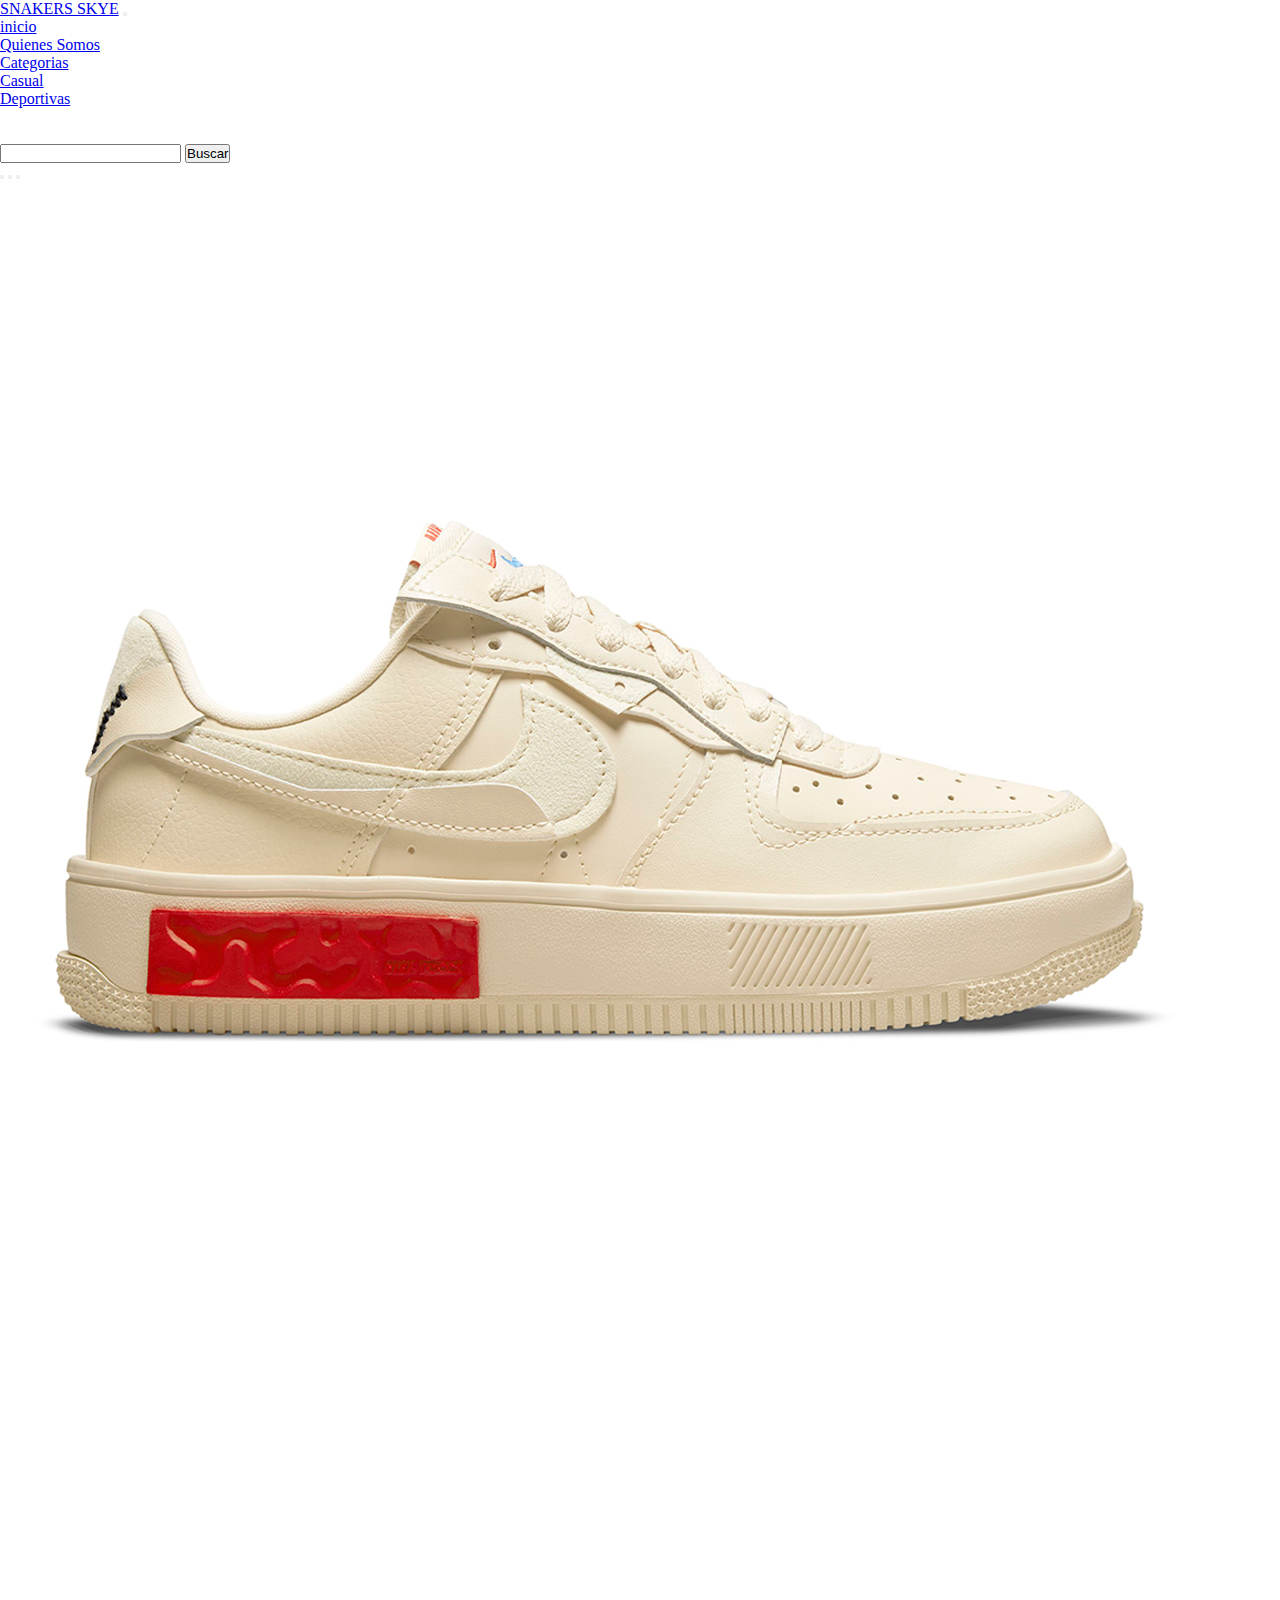
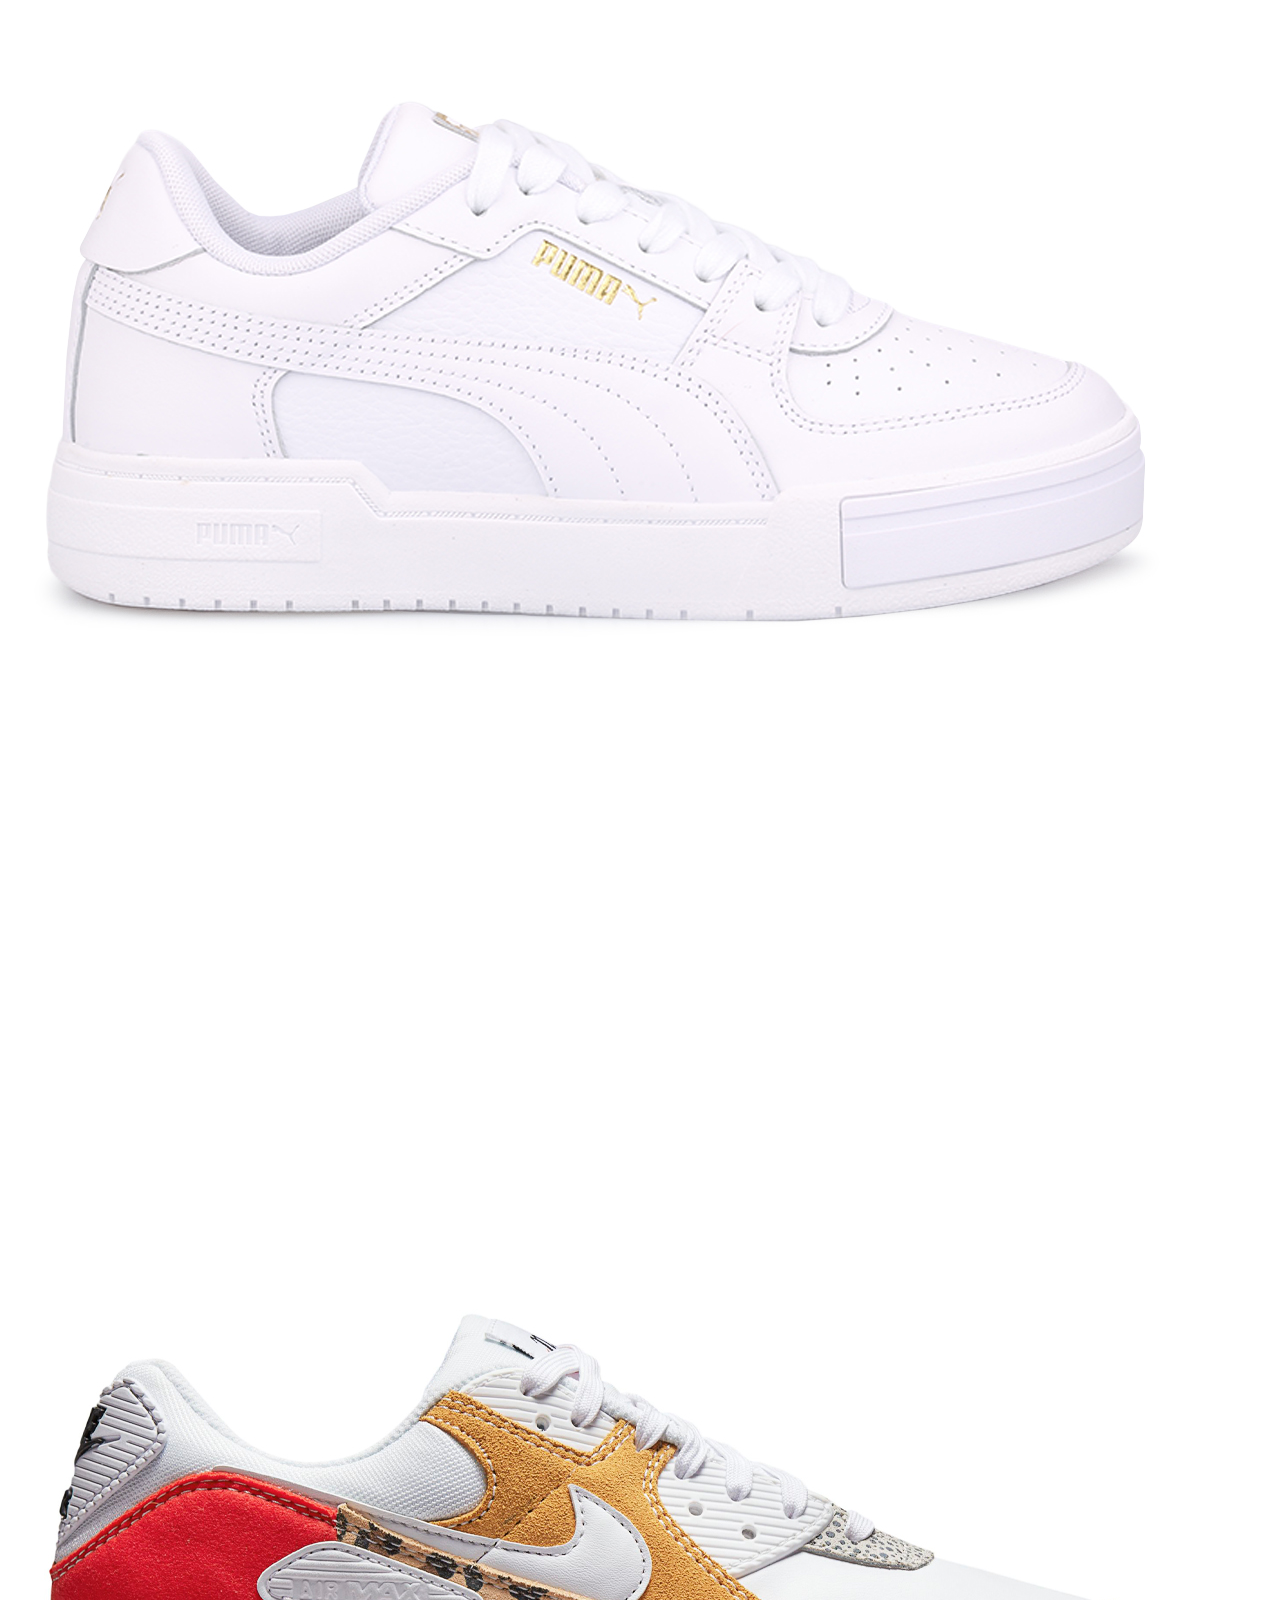
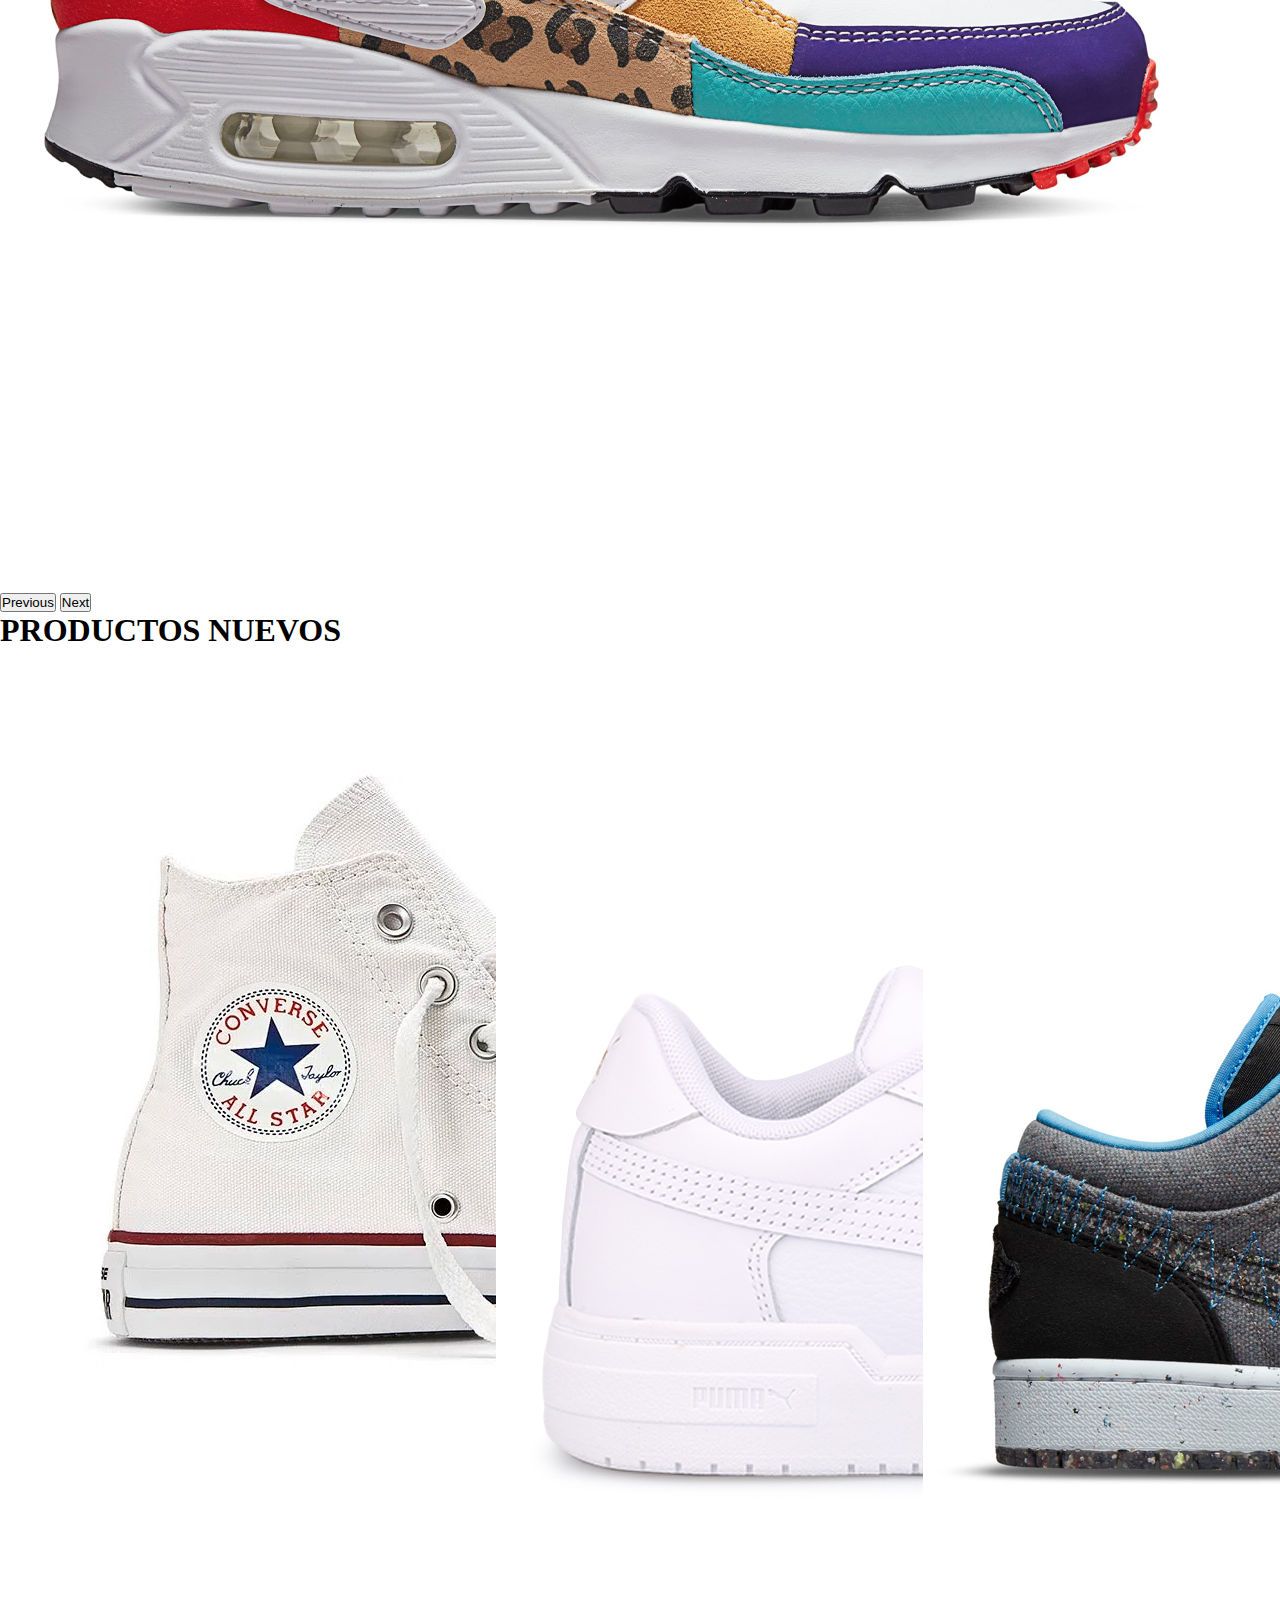
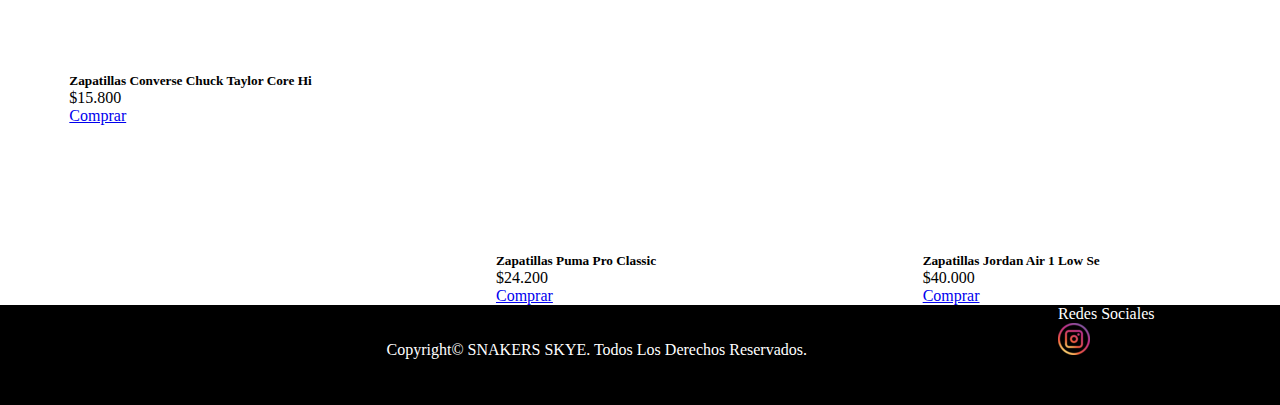
<file: index.html>
<!doctype html>
<html lang="en">

<head>
    <meta charset="utf-8">
    <meta name="viewport" content="width=device-width, initial-scale=1">
    <title>Bootstrap demo</title>
    <!-- ESTILO BOOTSTRAP -->
    <link href="https://cdn.jsdelivr.net/npm/bootstrap@5.2.0/dist/css/bootstrap.min.css" rel="stylesheet"
        integrity="sha384-gH2yIJqKdNHPEq0n4Mqa/HGKIhSkIHeL5AyhkYV8i59U5AR6csBvApHHNl/vI1Bx" crossorigin="anonymous">
    <!-- ESTILO NUESTRO -->
    <link rel="stylesheet" href="./css/style.css">
</head>
<!-- NAV BAR INCIO -->
<body>
    

<nav class="navbar navbar-expand-lg bg-light">
    <div class="container-fluid">
        <a class="navbar-brand fw-bold " href="./index.html">SNAKERS SKYE</a>
        <button class="navbar-toggler" type="button" data-bs-toggle="collapse" data-bs-target="#navbarSupportedContent"
            aria-controls="navbarSupportedContent" aria-expanded="false" aria-label="Toggle navigation">
            <span class="navbar-toggler-icon"></span>
        </button>
        <div class="collapse navbar-collapse" id="navbarSupportedContent">
            <ul class="navbar-nav me-auto mb-2 mb-lg-0">
                <li class="nav-item">
                    <a class="nav-link active" aria-current="page" href="./index.html">inicio</a>
                </li>
                <li class="nav-item">
                    <a class="nav-link" href="./pages/informacion.html">Quienes Somos</a>
                </li>
                <li class="nav-item dropdown">
                    <a class="nav-link dropdown-toggle" href="#" role="button" data-bs-toggle="dropdown"
                        aria-expanded="false">
                        Categorias
                    </a>
                    <ul class="dropdown-menu">
                        <li><a class="dropdown-item" href="./pages/casual.html">Casual</a></li>
                        <li><a class="dropdown-item" href="./pages/deportivas.html">Deportivas</a></li>
                        <li>
                    </ul>
                </li>
                <li class="nav-item">
                    <a class="nav-link disabled"></a>
                </li>
            </ul>
            <form class="d-flex" role="search">
                <input class="form-control me-2" type="search" placeholder="" aria-label="Search">
                <button class="btn btn-outline-success" type="submit">Buscar</button>
            </form>
        </div>
    </div>
</nav>
<!-- NAV BAR FINAL -->
<!-- CAROUSEL INICIO -->
<div id="carouselExampleIndicators" class="carousel slide" data-bs-ride="true">
    <div class="carousel-indicators">
      <button type="button" data-bs-target="#carouselExampleIndicators" data-bs-slide-to="0" class="active" aria-current="true" aria-label="Slide 1"></button>
      <button type="button" data-bs-target="#carouselExampleIndicators" data-bs-slide-to="1" aria-label="Slide 2"></button>
      <button type="button" data-bs-target="#carouselExampleIndicators" data-bs-slide-to="2" aria-label="Slide 3"></button>
    </div>
    <div class="carousel-inner img-fluid">
      <div class="carousel-item active">
        <img src="./img/zapatillas 1.jpg" class="d-block w-75 p-3" alt="Zapatilla 1">
      </div>
      <div class="carousel-item">
        <img src="./img/zapatilla2.jpg" class="d-block w-75 p-3" alt="zapatilla 2">
      </div>
      <div class="carousel-item">
        <img src="./img/zapatilla3.jpg" class="d-block w-75 p-3" alt="Zapatilla 3">
      </div>
    </div>
    <button class="carousel-control-prev" type="button" data-bs-target="#carouselExampleIndicators" data-bs-slide="prev">
      <span class="carousel-control-prev-icon" aria-hidden="true"></span>
      <span class="visually-hidden">Previous</span>
    </button>
    <button class="carousel-control-next" type="button" data-bs-target="#carouselExampleIndicators" data-bs-slide="next">
      <span class="carousel-control-next-icon" aria-hidden="true"></span>
      <span class="visually-hidden">Next</span>
    </button>
  </div>
  <!-- CAROUSEL FINAL -->
  <h1 class="text-center fw-bold ">PRODUCTOS NUEVOS</h1>
<!-- PRODUCTOS -->
<div class="flexbox ">
  <div class="card" style="width: 18rem;">
    <img src="./img/zapatillas5.jpg" class="card-img-top" alt="Zapatillas Converse">
    <div class="card-body">
      <h5 class="card-title">Zapatillas Converse Chuck Taylor Core Hi</h5>
      <p class="card-text h4">$15.800</p>
      <a href="#" class="btn btn-primary">Comprar</a>
    </div>
  </div>
  <div class="card" style="width: 18rem;">
    <img src="./img/zapatilla2.jpg" class="card-img-top" alt="zapatillas Puma">
    <div class="card-body">
      <h5 class="card-title">Zapatillas Puma Pro Classic</h5>
      <p class="card-text h4">$24.200</p>
      <a href="#" class="btn btn-primary">Comprar</a>
    </div>
  </div>
  <div class="card" style="width: 18rem;">
    <img src="./img/zapatillas4.jpg" class="card-img-top" alt="Zapatilla Jordan">
    <div class="card-body">
      <h5 class="card-title">Zapatillas Jordan Air 1 Low Se</h5>
      <p class="card-text h4">$40.000</p>
      <a href="#" class="btn btn-primary">Comprar</a>
    </div>
  </div>
</div>

<!-- FOOTER -->
<footer class="fondonegro">
  <div class="texto-centrado ">
      <br><br><br>
      <p>Copyright© SNAKERS SKYE. Todos Los Derechos Reservados.</p>

      <div>
          <p>Redes Sociales</p>
          <a href="https://www.instagram.com/hotdreams_byguada/" class="href">
              <img src="./img/instagram.png" alt="Instragram">
          </a>
      </div>
</footer>
    
    <script src="https://cdn.jsdelivr.net/npm/bootstrap@5.2.0/dist/js/bootstrap.bundle.min.js" integrity="sha384-A3rJD856KowSb7dwlZdYEkO39Gagi7vIsF0jrRAoQmDKKtQBHUuLZ9AsSv4jD4Xa" crossorigin="anonymous"></script>
</body>

</html>
</file>
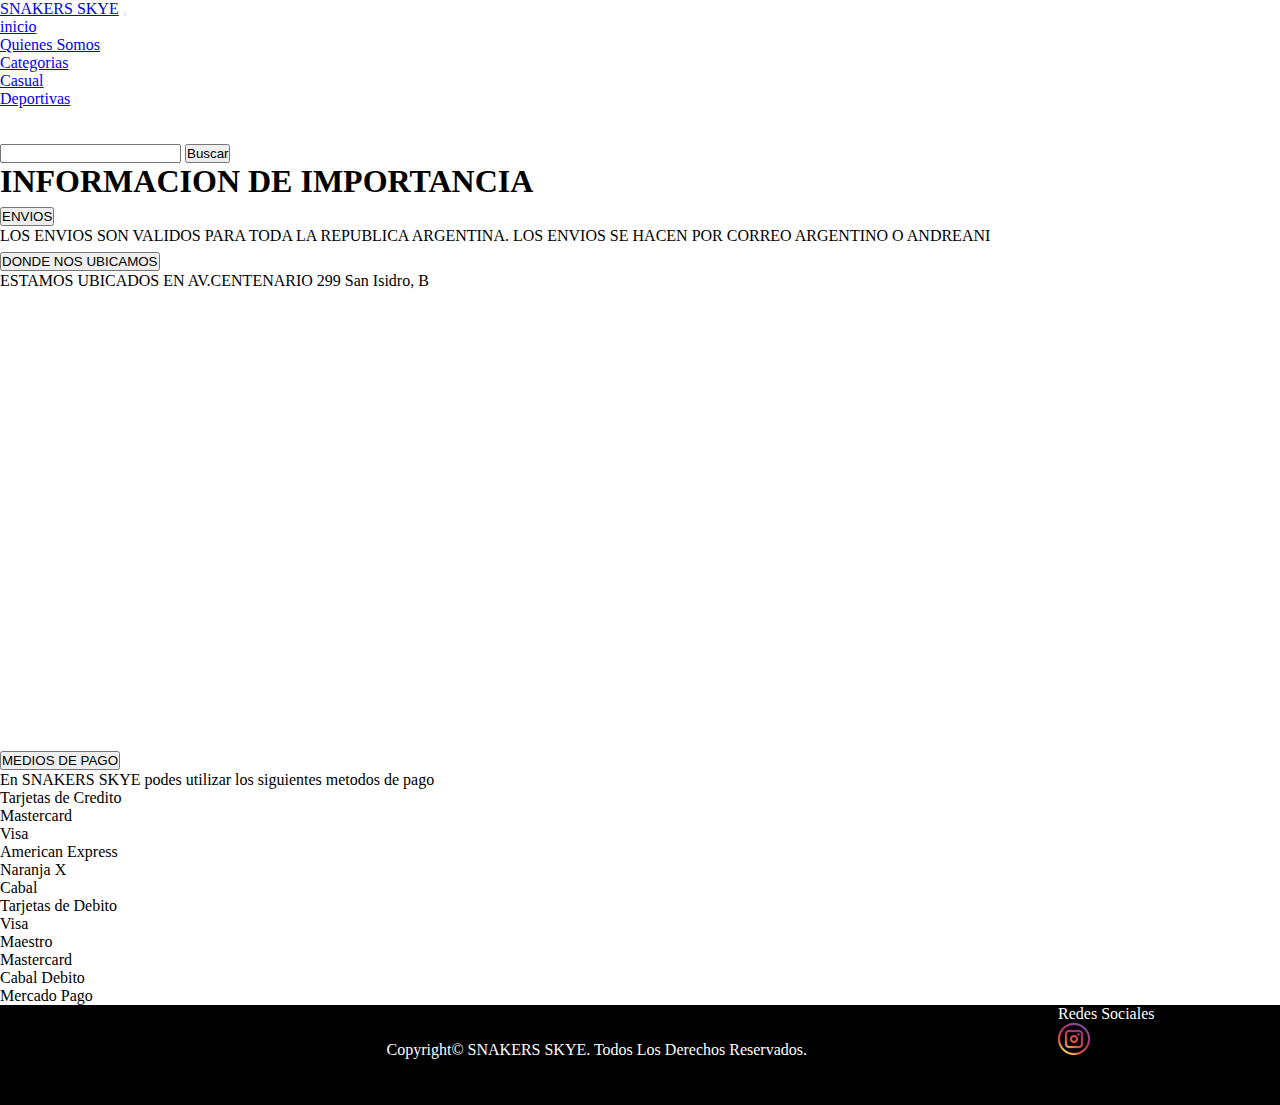
<file: pages/informacion.html>
<!DOCTYPE html>
<html lang="en">

<head>
    <meta charset="UTF-8">
    <meta http-equiv="X-UA-Compatible" content="IE=edge">
    <meta name="viewport" content="width=device-width, initial-scale=1.0">
    <title>Quienes Somos</title>
    <!-- ESTILO BOOTSTRAP -->
    <link href="https://cdn.jsdelivr.net/npm/bootstrap@5.2.0/dist/css/bootstrap.min.css" rel="stylesheet"
        integrity="sha384-gH2yIJqKdNHPEq0n4Mqa/HGKIhSkIHeL5AyhkYV8i59U5AR6csBvApHHNl/vI1Bx" crossorigin="anonymous">
    <!-- ESTILO NUESTRO -->
    <link rel="stylesheet" href="../css/style.css">
</head>

<body>
    <!-- NAV BAR INICIO -->
    <nav class="navbar navbar-expand-lg bg-light">
        <div class="container-fluid">
            <a class="navbar-brand fw-bold " href="../index.html">SNAKERS SKYE</a>
            <button class="navbar-toggler" type="button" data-bs-toggle="collapse"
                data-bs-target="#navbarSupportedContent" aria-controls="navbarSupportedContent" aria-expanded="false"
                aria-label="Toggle navigation">
                <span class="navbar-toggler-icon"></span>
            </button>
            <div class="collapse navbar-collapse" id="navbarSupportedContent">
                <ul class="navbar-nav me-auto mb-2 mb-lg-0">
                    <li class="nav-item">
                        <a class="nav-link active" aria-current="page" href="../index.html">inicio</a>
                    </li>
                    <li class="nav-item">
                        <a class="nav-link" href="./informacion.html">Quienes Somos</a>
                    </li>
                    <li class="nav-item dropdown">
                        <a class="nav-link dropdown-toggle" href="#" role="button" data-bs-toggle="dropdown"
                            aria-expanded="false">
                            Categorias
                        </a>
                        <ul class="dropdown-menu">
                            <li><a class="dropdown-item" href="./casual.html">Casual</a></li>
                            <li><a class="dropdown-item" href="./deportivas.html">Deportivas</a></li>
                            <li>
                        </ul>
                    </li>
                    <li class="nav-item">
                        <a class="nav-link disabled"></a>
                    </li>
                </ul>
                <form class="d-flex" role="search">
                    <input class="form-control me-2" type="search" placeholder="" aria-label="Search">
                    <button class="btn btn-outline-success" type="submit">Buscar</button>
                </form>
            </div>
        </div>
    </nav>
    <!-- NAV BAR FINAL -->
    <h1 class="text-center">INFORMACION DE IMPORTANCIA</h1>
    <!-- ACORDEON INICIO -->
    <div class="accordion" id="accordionExample">
        <div class="accordion-item">
            <h2 class="accordion-header" id="headingOne">
                <button class="accordion-button" type="button" data-bs-toggle="collapse" data-bs-target="#collapseOne"
                    aria-expanded="true" aria-controls="collapseOne">
                    ENVIOS
                </button>
            </h2>
            <div id="collapseOne" class="accordion-collapse collapse show" aria-labelledby="headingOne"
                data-bs-parent="#accordionExample">
                <div class="accordion-body">
                    <p>LOS ENVIOS SON VALIDOS PARA TODA LA REPUBLICA ARGENTINA. LOS ENVIOS SE HACEN POR CORREO ARGENTINO
                        O ANDREANI</p>
                </div>
            </div>
        </div>
        <div class="accordion-item">
            <h2 class="accordion-header" id="headingTwo">
                <button class="accordion-button collapsed" type="button" data-bs-toggle="collapse"
                    data-bs-target="#collapseTwo" aria-expanded="false" aria-controls="collapseTwo">
                    DONDE NOS UBICAMOS
                </button>
            </h2>
            <div id="collapseTwo" class="accordion-collapse collapse" aria-labelledby="headingTwo"
                data-bs-parent="#accordionExample">
                <div class="accordion-body">
                    <p> ESTAMOS UBICADOS EN AV.CENTENARIO 299 San Isidro, B
                        <br>
                        <iframe
                            src="https://www.google.com/maps/embed?pb=!1m18!1m12!1m3!1d3289.224154309327!2d-58.51698168423997!3d-34.471837458040085!2m3!1f0!2f0!3f0!3m2!1i1024!2i768!4f13.1!3m3!1m2!1s0x95bcb036a42e0771%3A0xa988827fbb0f6c33!2sAv.%20Centenario%20299%2C%20B1642CAC%20San%20Isidro%2C%20Provincia%20de%20Buenos%20Aires!5e0!3m2!1ses!2sar!4v1661721470641!5m2!1ses!2sar"
                            width="600" height="450" style="border:0;" allowfullscreen="" loading="lazy"
                            referrerpolicy="no-referrer-when-downgrade"></iframe>
                    </p>
                </div>
            </div>
        </div>
        <div class="accordion-item">
            <h2 class="accordion-header" id="headingThree">
                <button class="accordion-button collapsed" type="button" data-bs-toggle="collapse"
                    data-bs-target="#collapseThree" aria-expanded="false" aria-controls="collapseThree">
                    MEDIOS DE PAGO
                </button>
            </h2>
            <div id="collapseThree" class="accordion-collapse collapse" aria-labelledby="headingThree"
                data-bs-parent="#accordionExample">
                <div class="accordion-body">
                    <p>En SNAKERS SKYE podes utilizar los siguientes metodos de pago </p>
                    <ul>
                        <li>Tarjetas de Credito
                            <ul>
                                <li>Mastercard</li>
                                <li>Visa</li>
                                <li>American Express</li>
                                <li>Naranja X</li>
                                <li>Cabal</li>
                            </ul>
                        </li>
                        <li>Tarjetas de Debito
                            <ul>
                                <li>Visa</li>
                                <li>Maestro</li>
                                <li>Mastercard</li>
                                <li>Cabal Debito</li>
                            </ul>
                        </li>
                        <li>Mercado Pago</li>
                    </ul>
                </div>
            </div>
        </div>
    </div>
    <!-- ACORDEON FINAL -->
    <!-- FOOTER -->
    <footer class="fondonegro">
        <div class="texto-centrado ">
            <br><br><br>
            <p>Copyright© SNAKERS SKYE. Todos Los Derechos Reservados.</p>

            <div>
                <p>Redes Sociales</p>
                <a href="https://www.instagram.com/hotdreams_byguada/" class="href">
                    <img src="../img/instagram.png" alt="Instragram">
                </a>
            </div>
    </footer>
    <script src="https://cdn.jsdelivr.net/npm/bootstrap@5.2.0/dist/js/bootstrap.bundle.min.js"
        integrity="sha384-A3rJD856KowSb7dwlZdYEkO39Gagi7vIsF0jrRAoQmDKKtQBHUuLZ9AsSv4jD4Xa"
        crossorigin="anonymous"></script>
</body>

</html>
</file>
<file: css/style.css>
*{
    margin: 0%;
    padding: 0%;
}

@import url('https://fonts.googleapis.com/css2?family=Bebas+Neue&display=swap');

body{
    font-family: 'Bebas Neue', cursive;
}

.flexbox{
    display: flex;
    justify-content: space-around;
}

.texto-centrado{
    display: flex;
    margin-left: 10px;
    justify-content: space-around;
    align-items: flex-end;
    
}
.fondonegro{
    
    background-color:black ;
    height: 100px;
    color: white;
    
}
</file>
